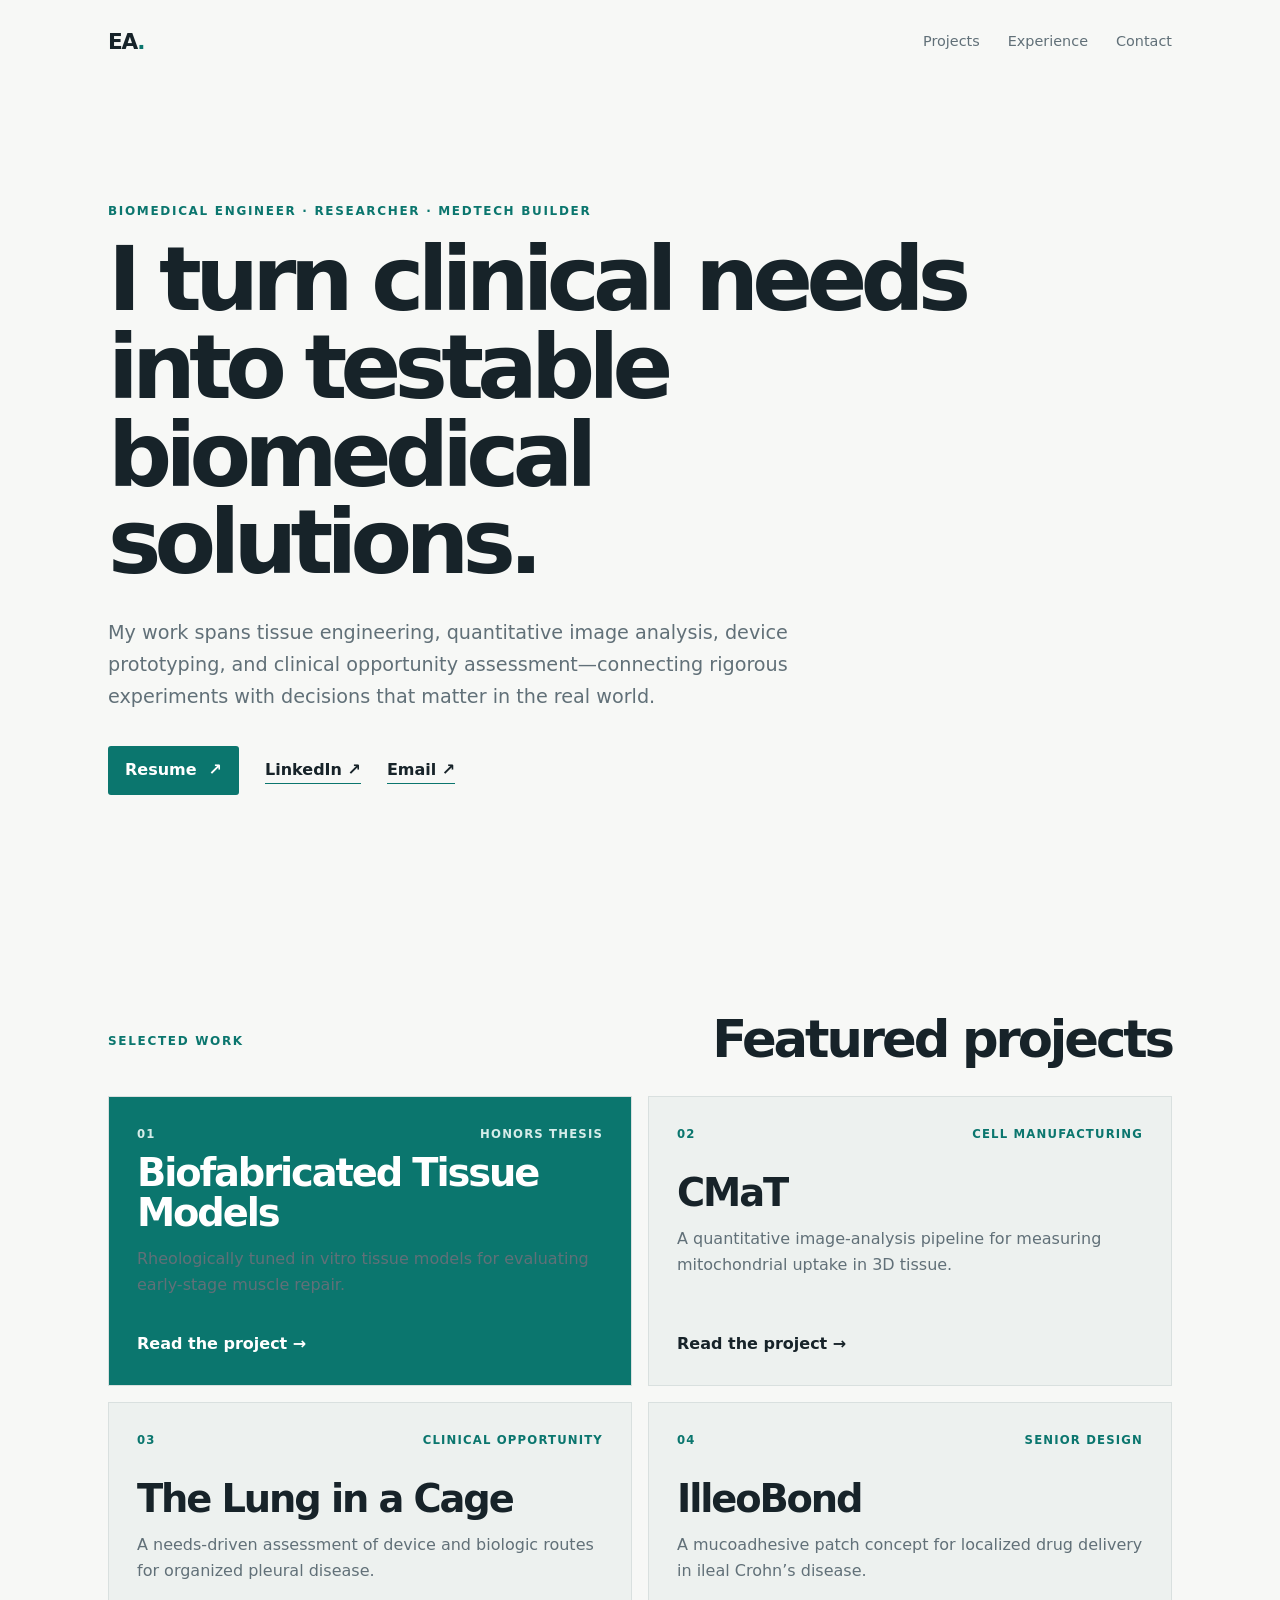
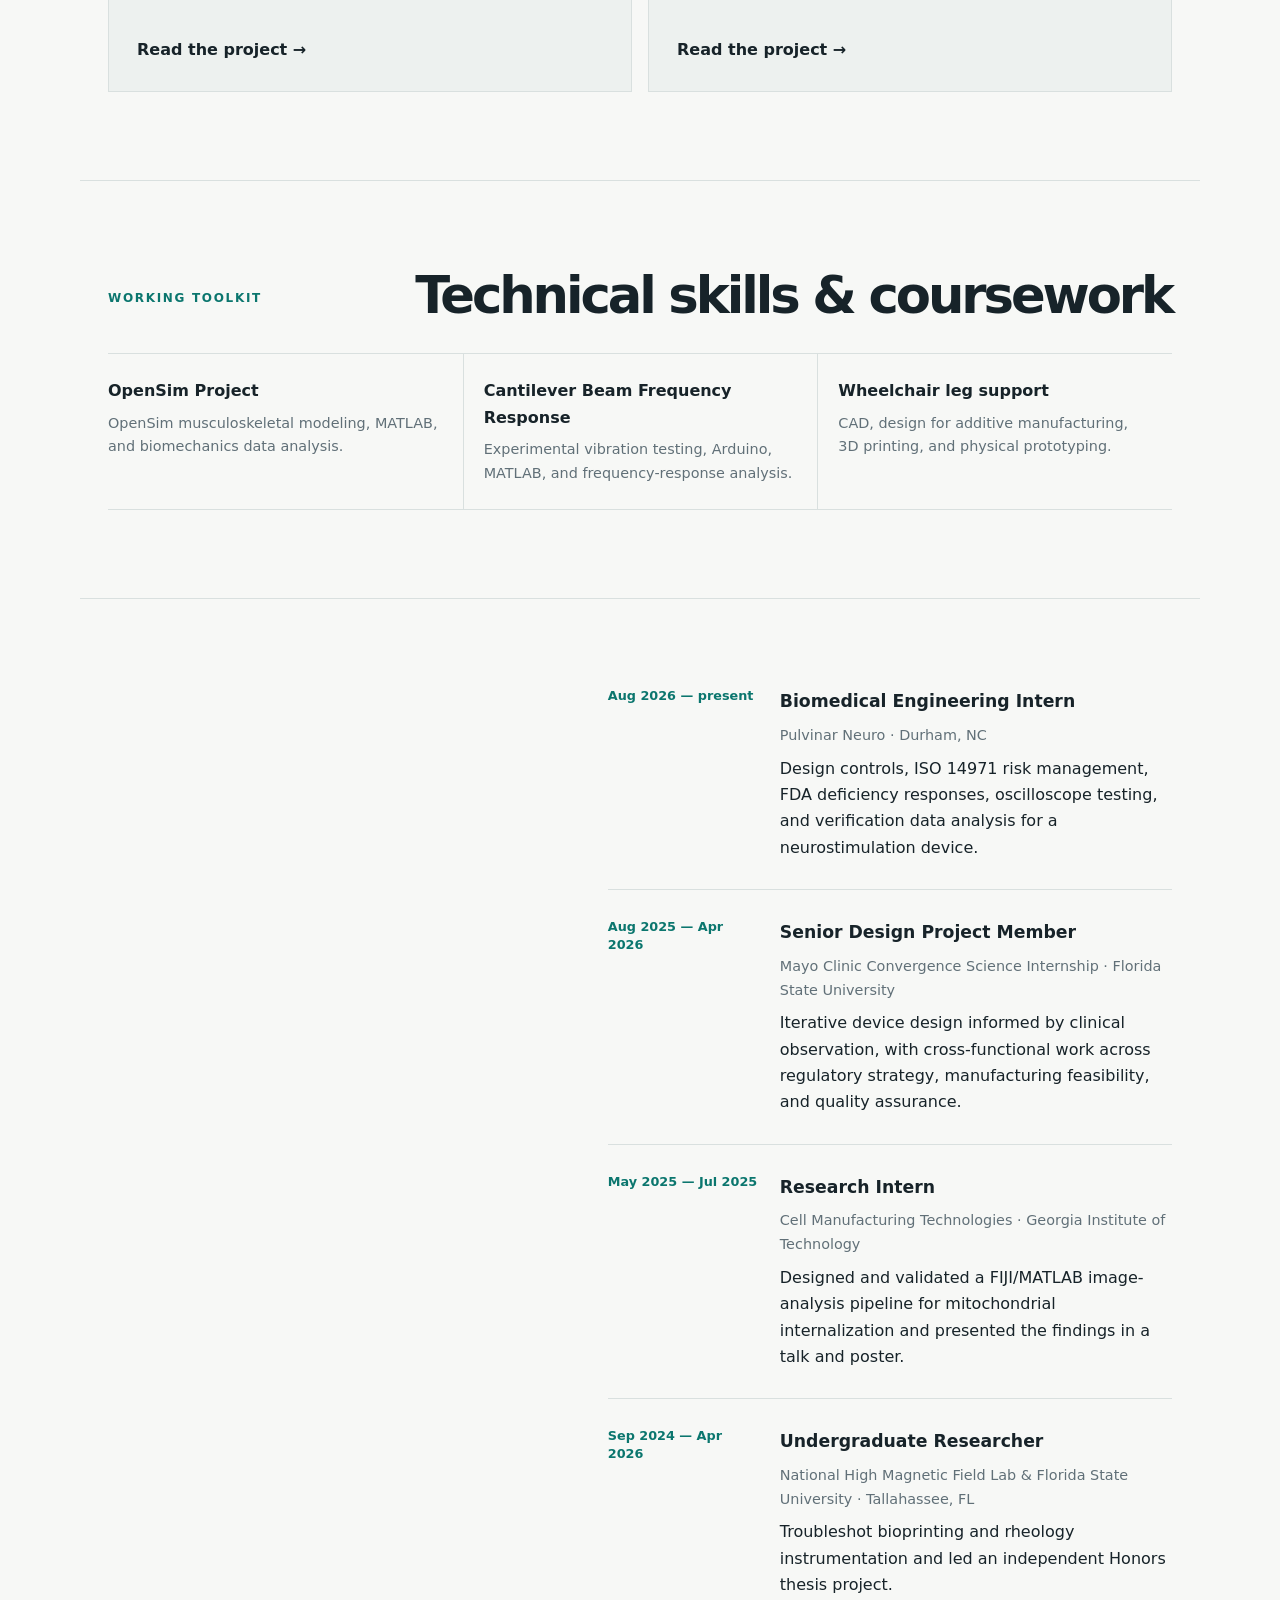
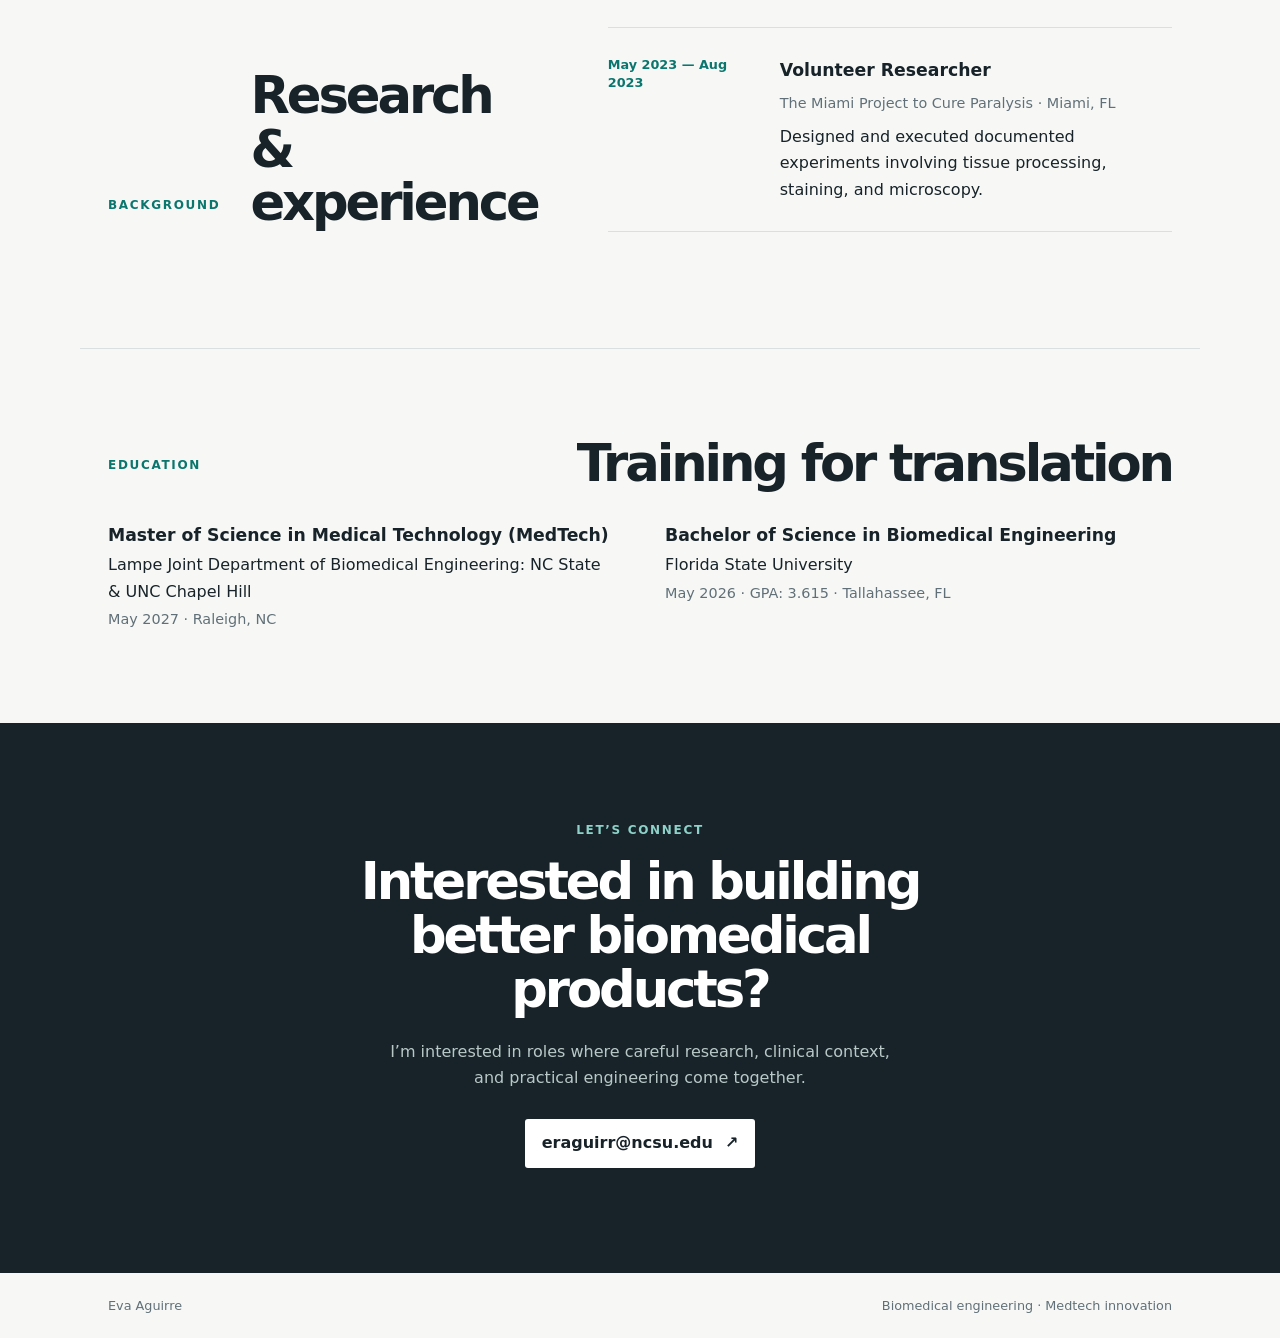
<file: index.html>
<!doctype html>
<html lang="en">
<head>
  <meta charset="utf-8">
  <meta name="viewport" content="width=device-width, initial-scale=1">
  <meta name="description" content="Eva Aguirre is a biomedical engineer working across tissue engineering, quantitative analysis, and medtech product development.">
  <title>Eva Aguirre | Biomedical Engineer</title>
  <link rel="stylesheet" href="styles.css">
</head>
<body>
  <header class="site-header">
    <a class="wordmark" href="index.html" aria-label="Eva Aguirre home">EA<span>.</span></a>
    <nav aria-label="Primary navigation">
      <a href="#projects">Projects</a>
      <a href="#experience">Experience</a>
      <a href="#contact">Contact</a>
    </nav>
  </header>

  <main>
    <section class="hero" aria-labelledby="hero-title">
      <p class="eyebrow">Biomedical engineer · Researcher · Medtech builder</p>
      <h1 id="hero-title">I turn clinical needs into testable biomedical solutions.</h1>
      <p class="lede">My work spans tissue engineering, quantitative image analysis, device prototyping, and clinical opportunity assessment—connecting rigorous experiments with decisions that matter in the real world.</p>
      <div class="hero-links">
        <a class="button" href="assets/eva-aguirre-resume-2026.pdf">Resume <span aria-hidden="true">↗</span></a>
        <a class="text-link" href="https://www.linkedin.com/in/eva-aguirre-25b44b274/">LinkedIn <span aria-hidden="true">↗</span></a>
        <a class="text-link" href="mailto:eraguirr@ncsu.edu">Email <span aria-hidden="true">↗</span></a>
      </div>
    </section>

    <section id="projects" class="section" aria-labelledby="projects-title">
      <div class="section-heading">
        <p class="eyebrow">Selected work</p>
        <h2 id="projects-title">Featured projects</h2>
      </div>
      <div class="project-grid">
        <a class="project-card project-card--primary" href="projects/biofabricated-tissue-models.html">
          <div class="card-meta"><span>01</span><span>Honors thesis</span></div>
          <h3>Biofabricated Tissue Models</h3>
          <p>Rheologically tuned in vitro tissue models for evaluating early-stage muscle repair.</p>
          <span class="card-link">Read the project <span aria-hidden="true">→</span></span>
        </a>
        <a class="project-card" href="projects/cmat.html">
          <div class="card-meta"><span>02</span><span>Cell manufacturing</span></div>
          <h3>CMaT</h3>
          <p>A quantitative image-analysis pipeline for measuring mitochondrial uptake in 3D tissue.</p>
          <span class="card-link">Read the project <span aria-hidden="true">→</span></span>
        </a>
        <a class="project-card" href="projects/the-lung-in-a-cage.html">
          <div class="card-meta"><span>03</span><span>Clinical opportunity</span></div>
          <h3>The Lung in a Cage</h3>
          <p>A needs-driven assessment of device and biologic routes for organized pleural disease.</p>
          <span class="card-link">Read the project <span aria-hidden="true">→</span></span>
        </a>
        <a class="project-card" href="projects/ileobond.html">
          <div class="card-meta"><span>04</span><span>Senior design</span></div>
          <h3>IlleoBond</h3>
          <p>A mucoadhesive patch concept for localized drug delivery in ileal Crohn’s disease.</p>
          <span class="card-link">Read the project <span aria-hidden="true">→</span></span>
        </a>
      </div>
    </section>

    <section class="section skills-section" aria-labelledby="skills-title">
      <div class="section-heading">
        <p class="eyebrow">Working toolkit</p>
        <h2 id="skills-title">Technical skills &amp; coursework</h2>
      </div>
      <div class="skills-strip">
        <div><h3>OpenSim Project</h3><p>OpenSim musculoskeletal modeling, MATLAB, and biomechanics data analysis.</p></div>
        <div><h3>Cantilever Beam Frequency Response</h3><p>Experimental vibration testing, Arduino, MATLAB, and frequency-response analysis.</p></div>
        <div><h3>Wheelchair leg support</h3><p>CAD, design for additive manufacturing, 3D printing, and physical prototyping.</p></div>
      </div>
    </section>

    <section id="experience" class="section split-section" aria-labelledby="experience-title">
      <div class="section-heading">
        <p class="eyebrow">Background</p>
        <h2 id="experience-title">Research &amp; experience</h2>
      </div>
      <div class="timeline">
        <article><div class="timeline-date">Aug 2026 — present</div><div><h3>Biomedical Engineering Intern</h3><p class="muted">Pulvinar Neuro · Durham, NC</p><p>Design controls, ISO 14971 risk management, FDA deficiency responses, oscilloscope testing, and verification data analysis for a neurostimulation device.</p></div></article>
        <article><div class="timeline-date">Aug 2025 — Apr 2026</div><div><h3>Senior Design Project Member</h3><p class="muted">Mayo Clinic Convergence Science Internship · Florida State University</p><p>Iterative device design informed by clinical observation, with cross-functional work across regulatory strategy, manufacturing feasibility, and quality assurance.</p></div></article>
        <article><div class="timeline-date">May 2025 — Jul 2025</div><div><h3>Research Intern</h3><p class="muted">Cell Manufacturing Technologies · Georgia Institute of Technology</p><p>Designed and validated a FIJI/MATLAB image-analysis pipeline for mitochondrial internalization and presented the findings in a talk and poster.</p></div></article>
        <article><div class="timeline-date">Sep 2024 — Apr 2026</div><div><h3>Undergraduate Researcher</h3><p class="muted">National High Magnetic Field Lab &amp; Florida State University · Tallahassee, FL</p><p>Troubleshot bioprinting and rheology instrumentation and led an independent Honors thesis project.</p></div></article>
        <article><div class="timeline-date">May 2023 — Aug 2023</div><div><h3>Volunteer Researcher</h3><p class="muted">The Miami Project to Cure Paralysis · Miami, FL</p><p>Designed and executed documented experiments involving tissue processing, staining, and microscopy.</p></div></article>
      </div>
    </section>

    <section class="section education" aria-labelledby="education-title">
      <div class="section-heading"><p class="eyebrow">Education</p><h2 id="education-title">Training for translation</h2></div>
      <div class="education-grid">
        <div><h3>Master of Science in Medical Technology (MedTech)</h3><p>Lampe Joint Department of Biomedical Engineering: NC State &amp; UNC Chapel Hill</p><p class="muted">May 2027 · Raleigh, NC</p></div>
        <div><h3>Bachelor of Science in Biomedical Engineering</h3><p>Florida State University</p><p class="muted">May 2026 · GPA: 3.615 · Tallahassee, FL</p></div>
      </div>
    </section>

    <section id="contact" class="contact-section" aria-labelledby="contact-title">
      <p class="eyebrow">Let’s connect</p>
      <h2 id="contact-title">Interested in building better biomedical products?</h2>
      <p>I’m interested in roles where careful research, clinical context, and practical engineering come together.</p>
      <a class="button" href="mailto:eraguirr@ncsu.edu">eraguirr@ncsu.edu <span aria-hidden="true">↗</span></a>
    </section>
  </main>
  <footer class="site-footer"><span>Eva Aguirre</span><span>Biomedical engineering · Medtech innovation</span></footer>
  <script src="script.js"></script>
</body>
</html>
</file>
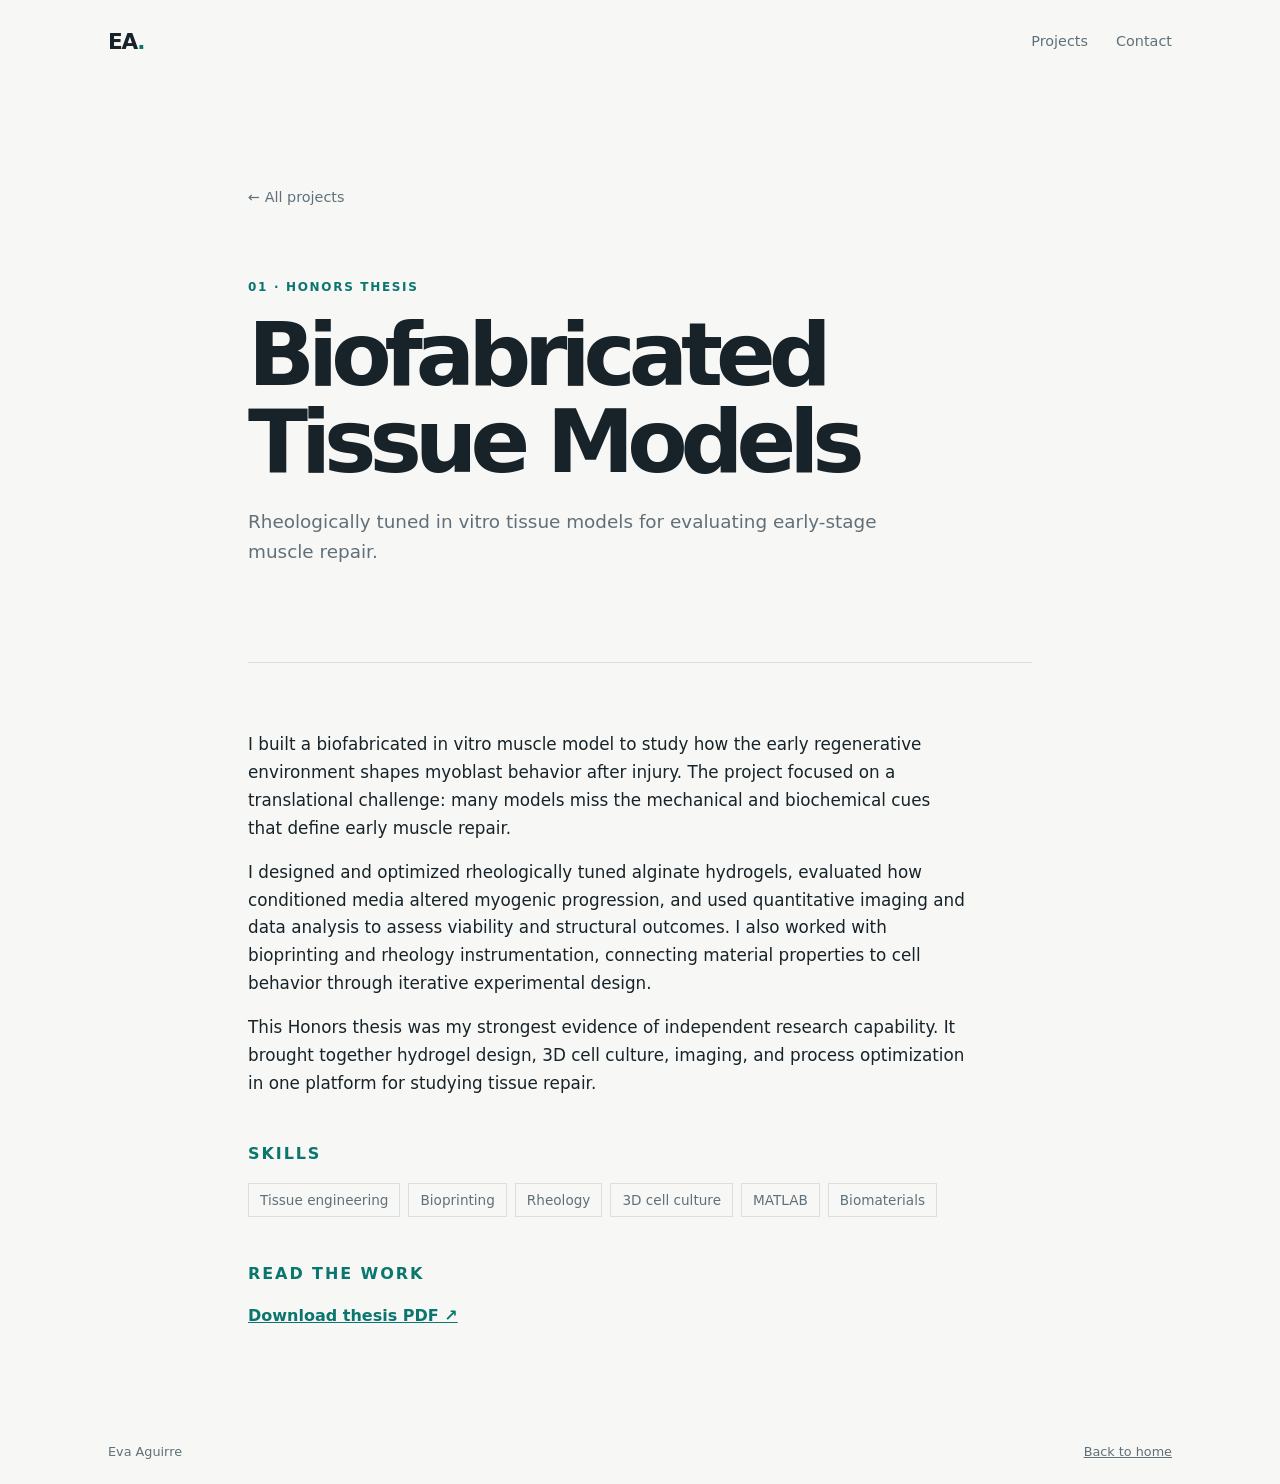
<file: projects/biofabricated-tissue-models.html>
<!doctype html><html lang="en"><head><meta charset="utf-8"><meta name="viewport" content="width=device-width, initial-scale=1"><meta name="description" content="Eva Aguirre's biofabricated tissue models honors thesis."><title>Biofabricated Tissue Models | Eva Aguirre</title><link rel="stylesheet" href="../styles.css"></head><body><header class="site-header"><a class="wordmark" href="../index.html">EA<span>.</span></a><nav><a href="../index.html#projects">Projects</a><a href="../index.html#contact">Contact</a></nav></header><main class="detail-main"><a class="back-link" href="../index.html#projects">← All projects</a><header class="detail-header"><p class="eyebrow">01 · Honors thesis</p><h1>Biofabricated Tissue Models</h1><p class="lede">Rheologically tuned in vitro tissue models for evaluating early-stage muscle repair.</p></header><article class="detail-body"><p>I built a biofabricated in vitro muscle model to study how the early regenerative environment shapes myoblast behavior after injury. The project focused on a translational challenge: many models miss the mechanical and biochemical cues that define early muscle repair.</p><p>I designed and optimized rheologically tuned alginate hydrogels, evaluated how conditioned media altered myogenic progression, and used quantitative imaging and data analysis to assess viability and structural outcomes. I also worked with bioprinting and rheology instrumentation, connecting material properties to cell behavior through iterative experimental design.</p><p>This Honors thesis was my strongest evidence of independent research capability. It brought together hydrogel design, 3D cell culture, imaging, and process optimization in one platform for studying tissue repair.</p><h2>Skills</h2><ul class="skill-list"><li>Tissue engineering</li><li>Bioprinting</li><li>Rheology</li><li>3D cell culture</li><li>MATLAB</li><li>Biomaterials</li></ul><h2>Read the work</h2><div class="downloads"><a href="../assets/final-hitm-thesis.pdf">Download thesis PDF ↗</a></div></article></main><footer class="site-footer"><span>Eva Aguirre</span><span><a href="../index.html">Back to home</a></span></footer></body></html>
</file>
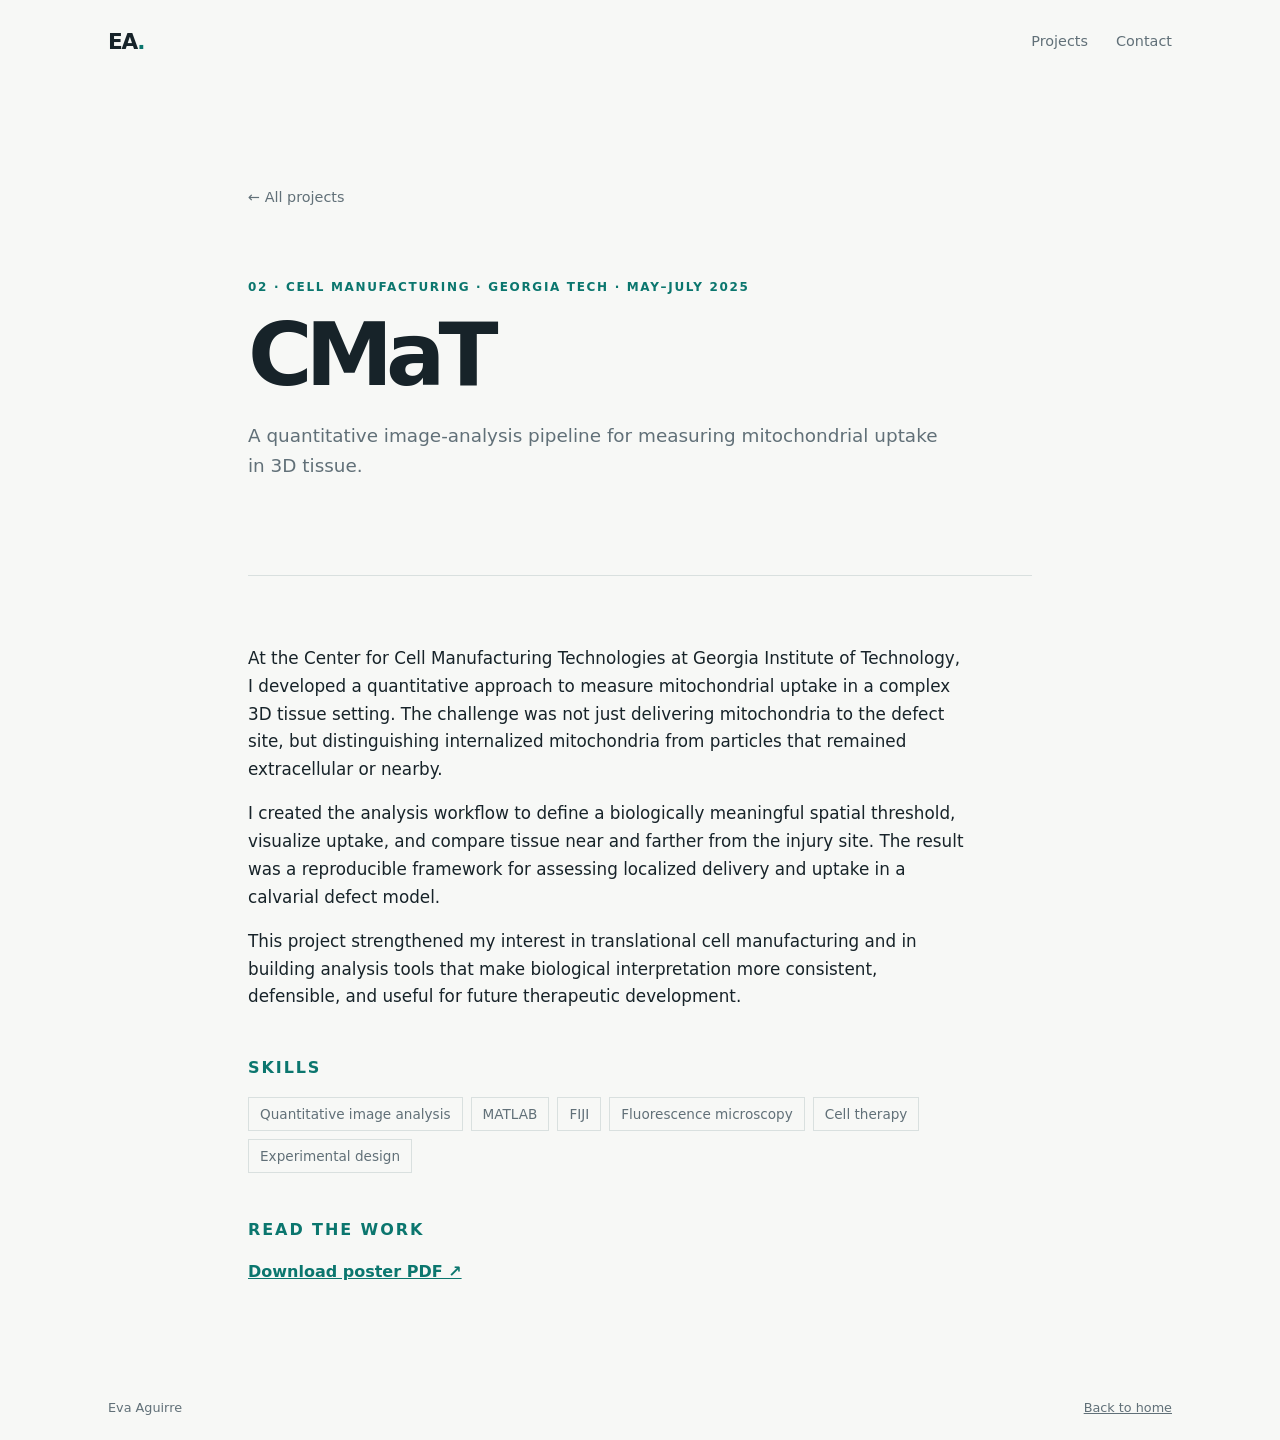
<file: projects/cmat.html>
<!doctype html><html lang="en"><head><meta charset="utf-8"><meta name="viewport" content="width=device-width, initial-scale=1"><meta name="description" content="Eva Aguirre's Cell Manufacturing Technologies research project."><title>CMaT | Eva Aguirre</title><link rel="stylesheet" href="../styles.css"></head><body><header class="site-header"><a class="wordmark" href="../index.html">EA<span>.</span></a><nav><a href="../index.html#projects">Projects</a><a href="../index.html#contact">Contact</a></nav></header><main class="detail-main"><a class="back-link" href="../index.html#projects">← All projects</a><header class="detail-header"><p class="eyebrow">02 · Cell manufacturing · Georgia Tech · May–July 2025</p><h1>CMaT</h1><p class="lede">A quantitative image-analysis pipeline for measuring mitochondrial uptake in 3D tissue.</p></header><article class="detail-body"><p>At the Center for Cell Manufacturing Technologies at Georgia Institute of Technology, I developed a quantitative approach to measure mitochondrial uptake in a complex 3D tissue setting. The challenge was not just delivering mitochondria to the defect site, but distinguishing internalized mitochondria from particles that remained extracellular or nearby.</p><p>I created the analysis workflow to define a biologically meaningful spatial threshold, visualize uptake, and compare tissue near and farther from the injury site. The result was a reproducible framework for assessing localized delivery and uptake in a calvarial defect model.</p><p>This project strengthened my interest in translational cell manufacturing and in building analysis tools that make biological interpretation more consistent, defensible, and useful for future therapeutic development.</p><h2>Skills</h2><ul class="skill-list"><li>Quantitative image analysis</li><li>MATLAB</li><li>FIJI</li><li>Fluorescence microscopy</li><li>Cell therapy</li><li>Experimental design</li></ul><h2>Read the work</h2><div class="downloads"><a href="../assets/cmat-final-poster.pdf">Download poster PDF ↗</a></div></article></main><footer class="site-footer"><span>Eva Aguirre</span><span><a href="../index.html">Back to home</a></span></footer></body></html>
</file>
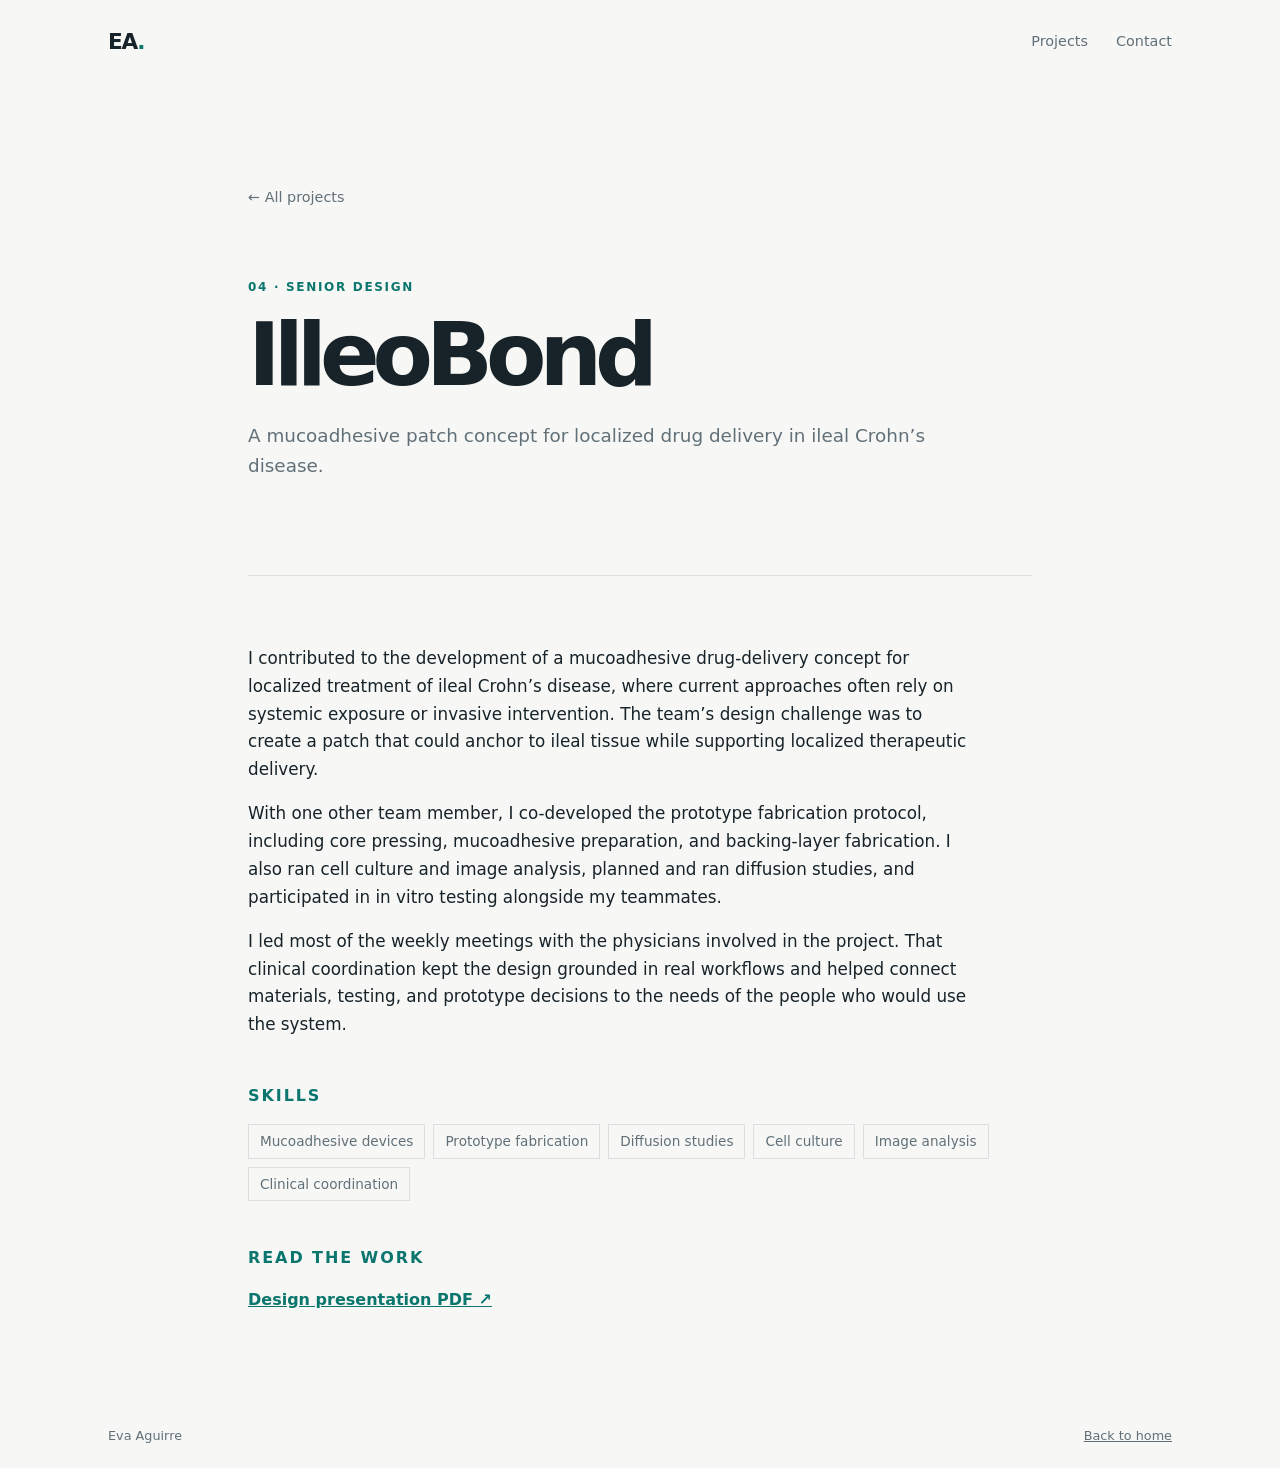
<file: projects/ileobond.html>
<!doctype html><html lang="en"><head><meta charset="utf-8"><meta name="viewport" content="width=device-width, initial-scale=1"><meta name="description" content="Eva Aguirre's IlleoBond senior design project."><title>IlleoBond | Eva Aguirre</title><link rel="stylesheet" href="../styles.css"></head><body><header class="site-header"><a class="wordmark" href="../index.html">EA<span>.</span></a><nav><a href="../index.html#projects">Projects</a><a href="../index.html#contact">Contact</a></nav></header><main class="detail-main"><a class="back-link" href="../index.html#projects">← All projects</a><header class="detail-header"><p class="eyebrow">04 · Senior design</p><h1>IlleoBond</h1><p class="lede">A mucoadhesive patch concept for localized drug delivery in ileal Crohn’s disease.</p></header><article class="detail-body"><p>I contributed to the development of a mucoadhesive drug-delivery concept for localized treatment of ileal Crohn’s disease, where current approaches often rely on systemic exposure or invasive intervention. The team’s design challenge was to create a patch that could anchor to ileal tissue while supporting localized therapeutic delivery.</p><p>With one other team member, I co-developed the prototype fabrication protocol, including core pressing, mucoadhesive preparation, and backing-layer fabrication. I also ran cell culture and image analysis, planned and ran diffusion studies, and participated in in vitro testing alongside my teammates.</p><p>I led most of the weekly meetings with the physicians involved in the project. That clinical coordination kept the design grounded in real workflows and helped connect materials, testing, and prototype decisions to the needs of the people who would use the system.</p><h2>Skills</h2><ul class="skill-list"><li>Mucoadhesive devices</li><li>Prototype fabrication</li><li>Diffusion studies</li><li>Cell culture</li><li>Image analysis</li><li>Clinical coordination</li></ul><h2>Read the work</h2><div class="downloads"><a href="../assets/ileobond-design-presentation.pdf">Design presentation PDF ↗</a></div></article></main><footer class="site-footer"><span>Eva Aguirre</span><span><a href="../index.html">Back to home</a></span></footer></body></html>
</file>
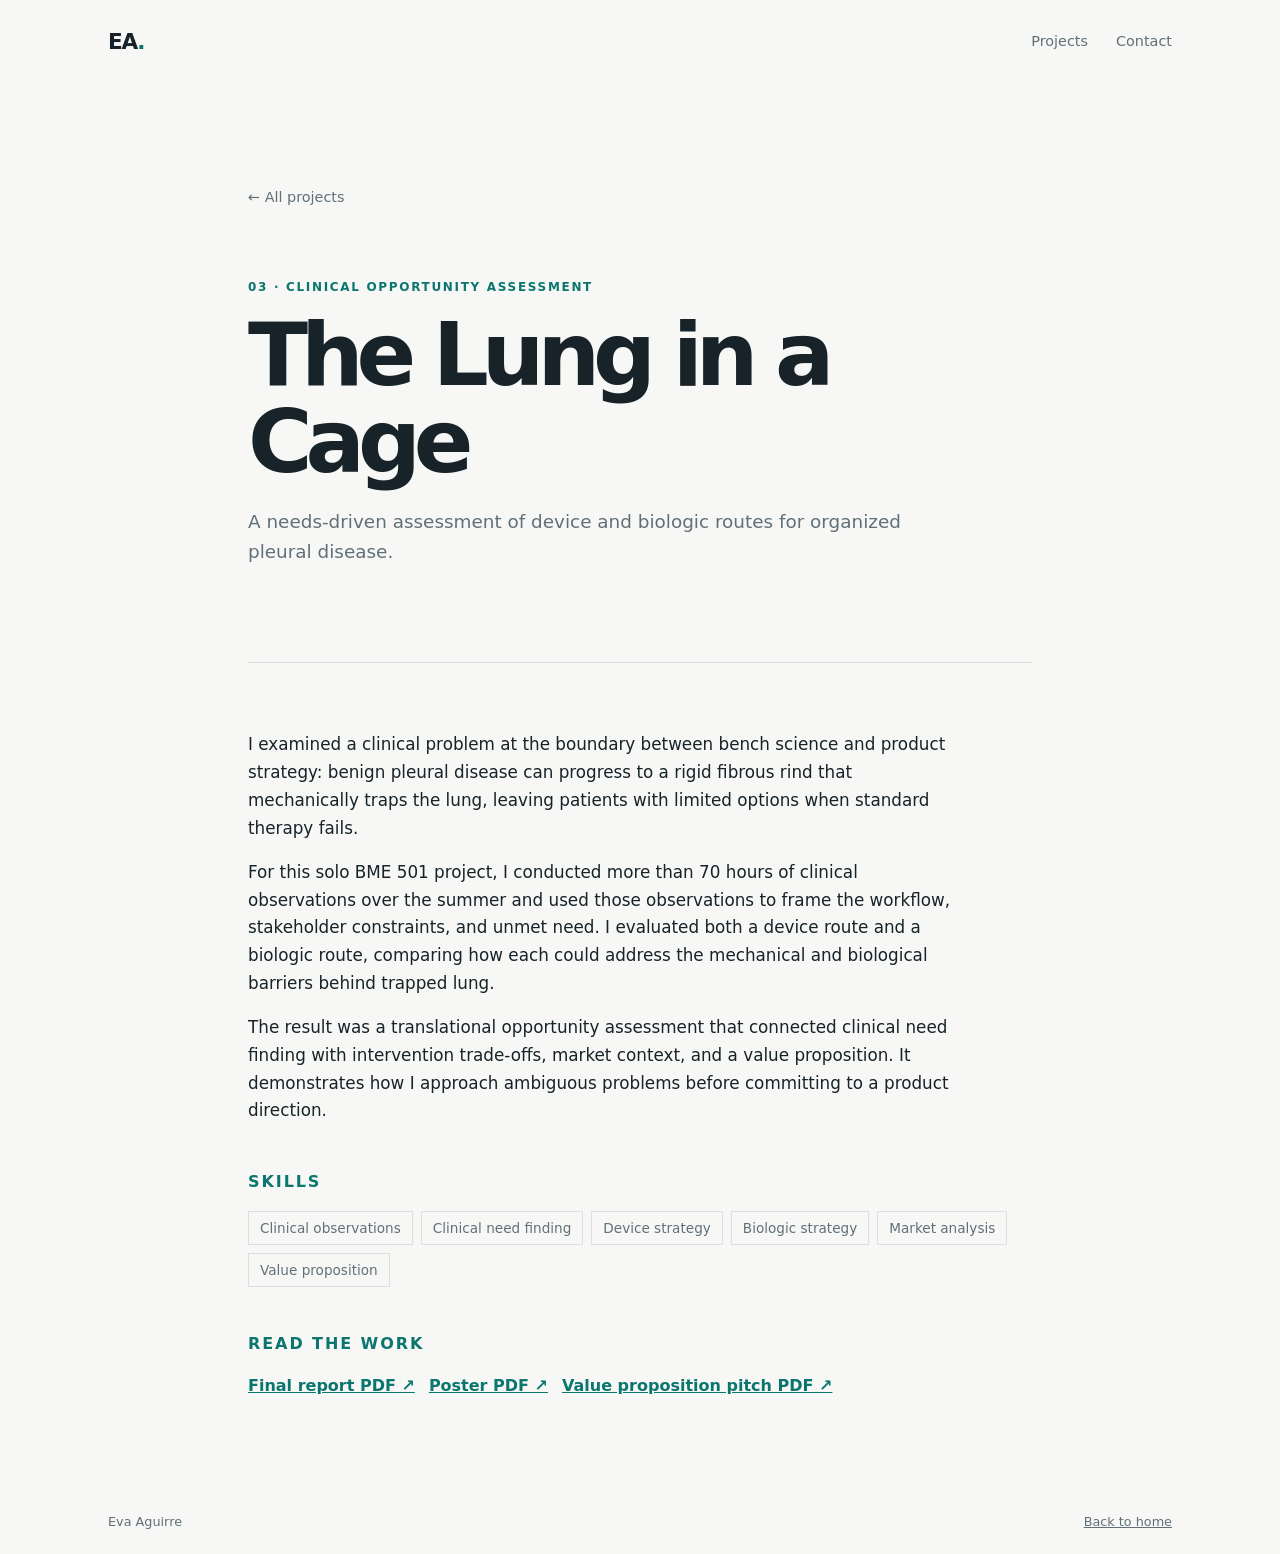
<file: projects/the-lung-in-a-cage.html>
<!doctype html><html lang="en"><head><meta charset="utf-8"><meta name="viewport" content="width=device-width, initial-scale=1"><meta name="description" content="Eva Aguirre's clinical opportunity assessment for organized pleural disease."><title>The Lung in a Cage | Eva Aguirre</title><link rel="stylesheet" href="../styles.css"></head><body><header class="site-header"><a class="wordmark" href="../index.html">EA<span>.</span></a><nav><a href="../index.html#projects">Projects</a><a href="../index.html#contact">Contact</a></nav></header><main class="detail-main"><a class="back-link" href="../index.html#projects">← All projects</a><header class="detail-header"><p class="eyebrow">03 · Clinical opportunity assessment</p><h1>The Lung in a Cage</h1><p class="lede">A needs-driven assessment of device and biologic routes for organized pleural disease.</p></header><article class="detail-body"><p>I examined a clinical problem at the boundary between bench science and product strategy: benign pleural disease can progress to a rigid fibrous rind that mechanically traps the lung, leaving patients with limited options when standard therapy fails.</p><p>For this solo BME 501 project, I conducted more than 70 hours of clinical observations over the summer and used those observations to frame the workflow, stakeholder constraints, and unmet need. I evaluated both a device route and a biologic route, comparing how each could address the mechanical and biological barriers behind trapped lung.</p><p>The result was a translational opportunity assessment that connected clinical need finding with intervention trade-offs, market context, and a value proposition. It demonstrates how I approach ambiguous problems before committing to a product direction.</p><h2>Skills</h2><ul class="skill-list"><li>Clinical observations</li><li>Clinical need finding</li><li>Device strategy</li><li>Biologic strategy</li><li>Market analysis</li><li>Value proposition</li></ul><h2>Read the work</h2><div class="downloads"><a href="../assets/lung-final-report.pdf">Final report PDF ↗</a><a href="../assets/lung-poster.pdf">Poster PDF ↗</a><a href="../assets/lung-value-prop-pitch.pdf">Value proposition pitch PDF ↗</a></div></article></main><footer class="site-footer"><span>Eva Aguirre</span><span><a href="../index.html">Back to home</a></span></footer></body></html>
</file>
<file: styles.css>
:root{--ink:#172329;--muted:#617078;--paper:#f7f8f6;--line:#d9e0df;--accent:#0b766e;--accent-dark:#075b55;--white:#fff;--max:1120px}
*{box-sizing:border-box}html{scroll-behavior:smooth}body{margin:0;background:var(--paper);color:var(--ink);font:16px/1.65 system-ui,-apple-system,BlinkMacSystemFont,"Segoe UI",sans-serif}a{color:inherit}a:focus-visible{outline:3px solid #e4a632;outline-offset:4px}.site-header{max-width:var(--max);margin:auto;padding:24px 28px;display:flex;justify-content:space-between;align-items:center}.wordmark{font-weight:800;font-size:1.35rem;text-decoration:none;letter-spacing:-.06em}.wordmark span{color:var(--accent)}nav{display:flex;gap:28px;font-size:.9rem}nav a{text-decoration:none;color:var(--muted)}nav a:hover,.text-link:hover{color:var(--accent)}main{overflow:hidden}.hero,.section,.contact-section{max-width:var(--max);margin:auto;padding-left:28px;padding-right:28px}.hero{padding-top:120px;padding-bottom:130px;max-width:960px;margin-left:max(28px,calc((100% - var(--max))/2));margin-right:auto}.eyebrow{font-size:.75rem;line-height:1.2;letter-spacing:.14em;text-transform:uppercase;color:var(--accent);font-weight:750;margin:0 0 18px}.hero h1{font-size:clamp(2.7rem,7vw,6.2rem);letter-spacing:-.075em;line-height:.98;max-width:900px;margin:0 0 30px}.lede{font-size:1.2rem;color:var(--muted);max-width:700px;margin:0 0 34px}.hero-links{display:flex;align-items:center;gap:26px;flex-wrap:wrap}.button{display:inline-flex;gap:12px;align-items:center;background:var(--accent);color:#fff;text-decoration:none;padding:11px 17px;font-weight:700;border-radius:3px}.button:hover{background:var(--accent-dark)}.text-link{font-weight:700;text-decoration:none;border-bottom:1px solid var(--accent)}.section{padding-top:88px;padding-bottom:88px}.section-heading{display:flex;justify-content:space-between;align-items:end;gap:30px;margin-bottom:30px}.section h2,.contact-section h2{font-size:clamp(2rem,4vw,3.3rem);letter-spacing:-.06em;line-height:1.05;margin:0}.project-grid{display:grid;grid-template-columns:repeat(2,1fr);gap:16px}.project-card{min-height:290px;padding:28px;background:#edf1ef;border:1px solid var(--line);text-decoration:none;display:flex;flex-direction:column;transition:transform .2s,background .2s}.project-card:hover{transform:translateY(-4px);background:var(--white)}.project-card--primary{background:var(--accent);color:#fff}.project-card--primary .card-meta,.project-card--primary p{color:#d5ece9}.card-meta{display:flex;justify-content:space-between;color:var(--accent);font-size:.73rem;letter-spacing:.1em;text-transform:uppercase;font-weight:750}.project-card h3{font-size:clamp(1.6rem,3vw,2.4rem);letter-spacing:-.055em;line-height:1.05;margin:auto 0 12px}.project-card p{color:var(--muted);margin:0 0 24px}.card-link{font-weight:750;margin-top:auto}.skills-section{border-top:1px solid var(--line)}.skills-strip{display:grid;grid-template-columns:repeat(3,1fr);border-top:1px solid var(--line);border-bottom:1px solid var(--line)}.skills-strip>div{padding:24px 20px 24px 0}.skills-strip>div+div{border-left:1px solid var(--line);padding-left:20px}.skills-strip h3{font-size:1rem;margin:0 0 7px}.skills-strip p{font-size:.9rem;color:var(--muted);margin:0}.split-section{display:grid;grid-template-columns:.7fr 1.3fr;gap:70px;border-top:1px solid var(--line)}.timeline article{display:grid;grid-template-columns:150px 1fr;gap:22px;padding:0 0 28px;margin-bottom:28px;border-bottom:1px solid var(--line)}.timeline-date{font-size:.8rem;color:var(--accent);font-weight:750;line-height:1.4}.timeline h3,.education h3{font-size:1.08rem;margin:0 0 2px}.timeline p{margin:8px 0 0}.muted{color:var(--muted);font-size:.9rem}.education{border-top:1px solid var(--line)}.education-grid{display:grid;grid-template-columns:repeat(2,1fr);gap:50px}.education-grid p{margin:3px 0}.contact-section{max-width:none;background:var(--ink);color:#fff;padding-top:100px;padding-bottom:105px;text-align:center}.contact-section h2{max-width:650px;margin:0 auto 22px}.contact-section p:not(.eyebrow){color:#b9c8c7;max-width:530px;margin:0 auto 28px}.contact-section .eyebrow{color:#8ed1c8}.contact-section .button{background:#fff;color:var(--ink)}.site-footer{max-width:var(--max);margin:auto;padding:22px 28px;display:flex;justify-content:space-between;color:var(--muted);font-size:.8rem}
.detail-main{max-width:840px;margin:auto;padding:100px 28px 90px}.back-link{font-size:.9rem;color:var(--muted);text-decoration:none}.detail-header{padding:70px 0 60px;border-bottom:1px solid var(--line)}.detail-header h1{font-size:clamp(2.7rem,7vw,5.5rem);line-height:.98;letter-spacing:-.08em;margin:0 0 22px}.detail-header .lede{font-size:1.15rem}.detail-body{padding-top:52px}.detail-body p{font-size:1.05rem;max-width:720px}.detail-body h2{font-size:1rem;text-transform:uppercase;letter-spacing:.12em;color:var(--accent);margin:44px 0 15px}.skill-list{display:flex;flex-wrap:wrap;gap:8px;padding:0;margin:0;list-style:none}.skill-list li{border:1px solid var(--line);padding:5px 11px;font-size:.85rem;color:var(--muted)}.downloads{display:flex;flex-wrap:wrap;gap:14px}.downloads a{font-weight:700;color:var(--accent)}@media(max-width:720px){.site-header{padding:20px}.site-header nav{gap:14px;font-size:.8rem}.hero{padding-top:80px;padding-bottom:80px;margin-left:0}.hero,.section,.contact-section{padding-left:20px;padding-right:20px}.section{padding-top:65px;padding-bottom:65px}.section-heading{display:block}.section-heading h2{margin-top:8px}.project-grid,.skills-strip,.education-grid,.split-section{grid-template-columns:1fr}.skills-strip>div+div{border-left:0;border-top:1px solid var(--line);padding-left:0}.timeline article{grid-template-columns:1fr;gap:5px}.site-footer{padding:20px;display:block}.site-footer span{display:block}.detail-main{padding:55px 20px}.detail-header{padding:50px 0 42px}}
</file>
